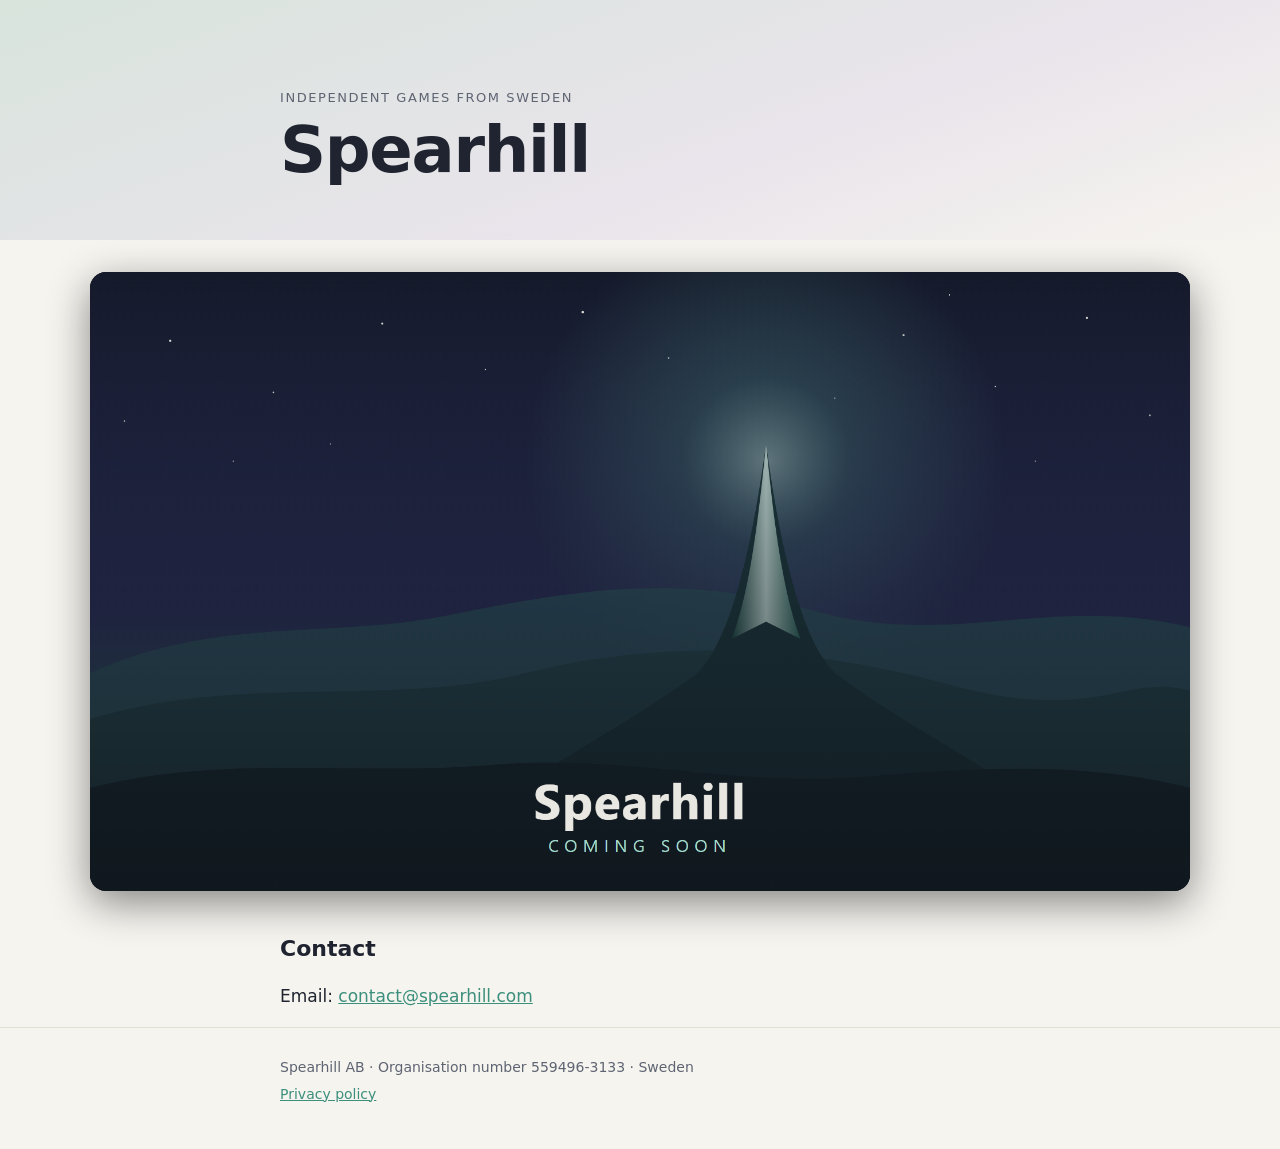
<file: index.html>
<!doctype html>
<html lang="en">
<head>
<meta charset="utf-8">
<meta name="viewport" content="width=device-width, initial-scale=1">
<title>Spearhill</title>
<meta name="description" content="Spearhill AB, an independent game studio in Sweden.">
<link rel="stylesheet" href="style.css">
</head>
<body>
<header class="hero">
  <div class="wrap">
    <p class="kicker">Independent games from Sweden</p>
    <h1>Spearhill</h1>
  </div>
</header>

<section id="games" class="wide" hidden aria-label="Games">
  <div class="slideshow"></div>
</section>

<main class="wrap">

  <section>
    <h2>Contact</h2>
    <p>Email: <a href="mailto:contact@spearhill.com">contact@spearhill.com</a></p>
  </section>
</main>

<footer>
  <div class="wrap">
    <p>Spearhill AB · Organisation number 559496-3133 · Sweden</p>
    <p><a href="privacy.html">Privacy policy</a></p>
  </div>
</footer>
<script src="gallery.js"></script>
</body>
</html>
</file>
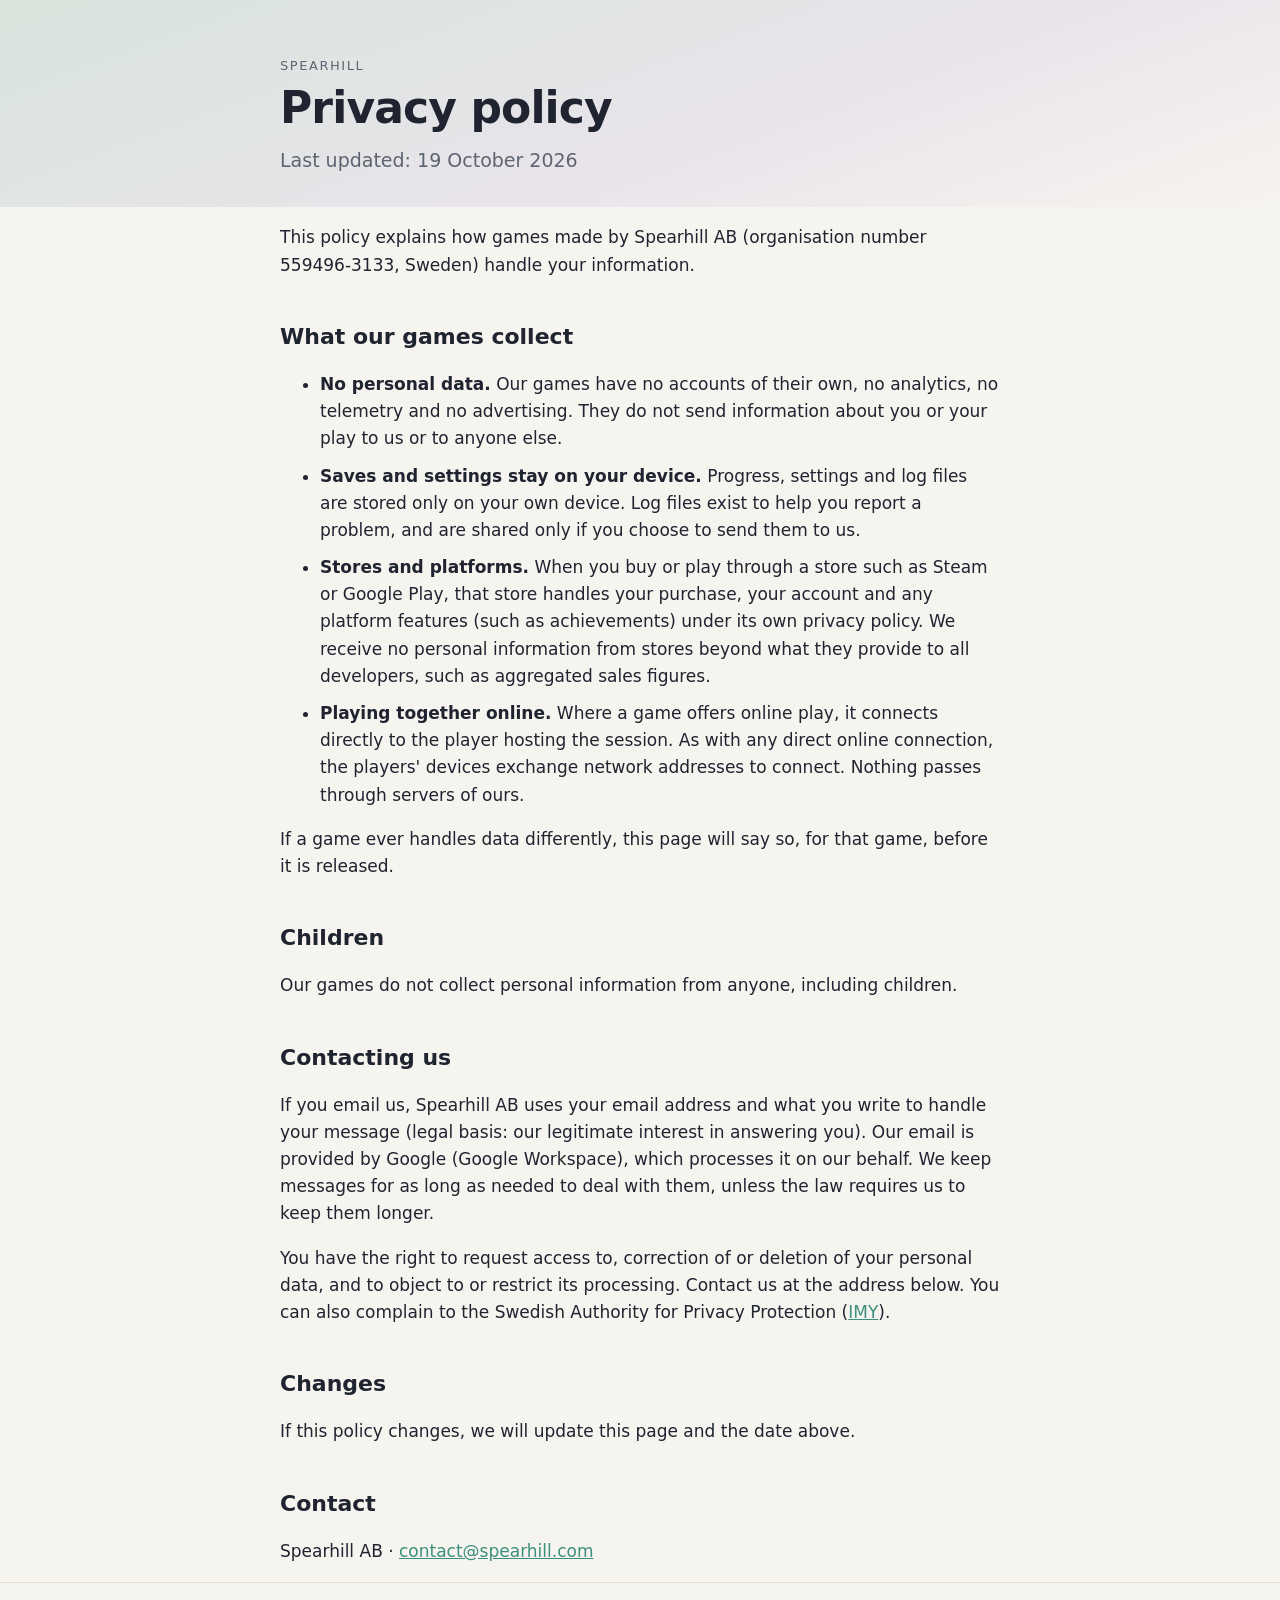
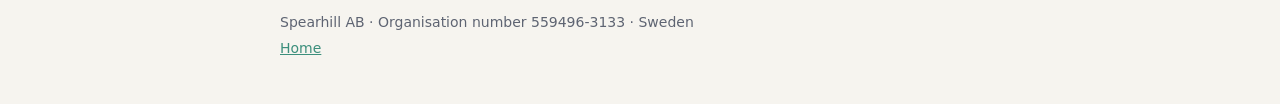
<file: privacy.html>
<!doctype html>
<html lang="en">
<head>
<meta charset="utf-8">
<meta name="viewport" content="width=device-width, initial-scale=1">
<title>Privacy policy · Spearhill</title>
<meta name="description" content="How Spearhill AB's games handle your data.">
<link rel="stylesheet" href="style.css">
</head>
<body>
<header class="hero small">
  <div class="wrap">
    <p class="kicker"><a href="index.html">Spearhill</a></p>
    <h1>Privacy policy</h1>
    <p class="lede">Last updated: 19 October 2026</p>
  </div>
</header>

<main class="wrap prose">
  <p>This policy explains how games made by Spearhill AB (organisation number 559496-3133, Sweden) handle your information.</p>

  <h2>What our games collect</h2>
  <ul>
    <li><strong>No personal data.</strong> Our games have no accounts of their own, no analytics, no telemetry and no advertising. They do not send information about you or your play to us or to anyone else.</li>
    <li><strong>Saves and settings stay on your device.</strong> Progress, settings and log files are stored only on your own device. Log files exist to help you report a problem, and are shared only if you choose to send them to us.</li>
    <li><strong>Stores and platforms.</strong> When you buy or play through a store such as Steam or Google Play, that store handles your purchase, your account and any platform features (such as achievements) under its own privacy policy. We receive no personal information from stores beyond what they provide to all developers, such as aggregated sales figures.</li>
    <li><strong>Playing together online.</strong> Where a game offers online play, it connects directly to the player hosting the session. As with any direct online connection, the players' devices exchange network addresses to connect. Nothing passes through servers of ours.</li>
  </ul>
  <p>If a game ever handles data differently, this page will say so, for that game, before it is released.</p>

  <h2>Children</h2>
  <p>Our games do not collect personal information from anyone, including children.</p>

  <h2>Contacting us</h2>
  <p>If you email us, Spearhill AB uses your email address and what you write to handle your message (legal basis: our legitimate interest in answering you). Our email is provided by Google (Google Workspace), which processes it on our behalf. We keep messages for as long as needed to deal with them, unless the law requires us to keep them longer.</p>
  <p>You have the right to request access to, correction of or deletion of your personal data, and to object to or restrict its processing. Contact us at the address below. You can also complain to the Swedish Authority for Privacy Protection (<a href="https://www.imy.se/en/">IMY</a>).</p>

  <h2>Changes</h2>
  <p>If this policy changes, we will update this page and the date above.</p>

  <h2>Contact</h2>
  <p>Spearhill AB · <a href="mailto:contact@spearhill.com">contact@spearhill.com</a></p>
</main>

<footer>
  <div class="wrap">
    <p>Spearhill AB · Organisation number 559496-3133 · Sweden</p>
    <p><a href="index.html">Home</a></p>
  </div>
</footer>
</body>
</html>
</file>
<file: style.css>
:root{--bg:#f6f4ef;--ink:#1f2430;--muted:#5e6472;--accent:#3c8f7c;--card:#ffffff;--line:#e2ded4}
@media (prefers-color-scheme:dark){:root{--bg:#14171d;--ink:#e9e7e1;--muted:#a3a8b3;--accent:#6cc4ae;--card:#1c2028;--line:#2a2f39}}
*{box-sizing:border-box}
body{margin:0;background:var(--bg);color:var(--ink);font:17px/1.6 system-ui,-apple-system,"Segoe UI",Roboto,sans-serif}
a{color:var(--accent)}
.wrap{max-width:760px;margin:0 auto;padding:0 20px}
.hero{padding:88px 0 56px;background:linear-gradient(160deg,rgba(60,143,124,.16),rgba(120,90,200,.10) 60%,transparent)}
.hero.small{padding:56px 0 32px}
.kicker{margin:0 0 8px;color:var(--muted);text-transform:uppercase;letter-spacing:.12em;font-size:13px}
.kicker a{color:inherit;text-decoration:none}
h1{margin:0;font-size:clamp(40px,8vw,64px);line-height:1.05;letter-spacing:-.02em}
.hero.small h1{font-size:clamp(32px,6vw,44px)}
.lede{margin:14px 0 0;color:var(--muted);font-size:19px;max-width:560px}
main{padding:24px 20px 64px}
h2{margin:40px 0 12px;font-size:22px}
.prose li{margin-bottom:10px}
footer{border-top:1px solid var(--line);padding:24px 0 40px;color:var(--muted);font-size:14px}
footer p{margin:4px 0}
.wide{max-width:1140px;margin:0 auto;padding:32px 20px 0}
.slideshow{position:relative;aspect-ratio:16/9;border-radius:16px;overflow:hidden;background:#0d1016;box-shadow:0 12px 40px rgba(0,0,0,.45)}
.slide{position:absolute;inset:0;opacity:0;transition:opacity 1s ease;pointer-events:none}
.slide.current{opacity:1;pointer-events:auto}
.slide img{display:block;width:100%;height:100%;object-fit:cover}
.caption{position:absolute;left:0;right:0;bottom:0;z-index:2;display:flex;gap:14px;align-items:center;justify-content:space-between;padding:14px 20px;background:linear-gradient(transparent,rgba(8,10,14,.82));color:#f2f1ec;font-weight:600}
.caption .store{flex:none;padding:8px 16px;border-radius:999px;background:var(--accent);color:#fff;text-decoration:none;font-size:15px}
.caption .store[hidden]{display:none}
.arrow{position:absolute;top:50%;z-index:3;transform:translateY(-50%);width:46px;height:46px;border:0;border-radius:50%;background:rgba(8,10,14,.45);color:#fff;font-size:30px;line-height:1;cursor:pointer;opacity:0;transition:opacity .2s}
.slideshow:hover .arrow,.arrow:focus-visible{opacity:1}
.arrow.prev{left:14px}.arrow.next{right:14px}
.dots{position:absolute;top:14px;right:16px;z-index:3;display:flex;gap:8px}
.dots button{width:9px;height:9px;padding:0;border:0;border-radius:50%;background:rgba(255,255,255,.45);cursor:pointer}
.dots button.on{background:#fff}
@media (hover:none){.arrow{opacity:.85}}
@media (max-width:600px){.wide{padding:20px 12px 0}.slideshow{border-radius:12px}.caption{padding:10px 12px;font-size:14px}.caption .store{padding:6px 12px;font-size:13px}.arrow{width:38px;height:38px;font-size:24px}}
.caption[hidden]{display:none}
</file>
